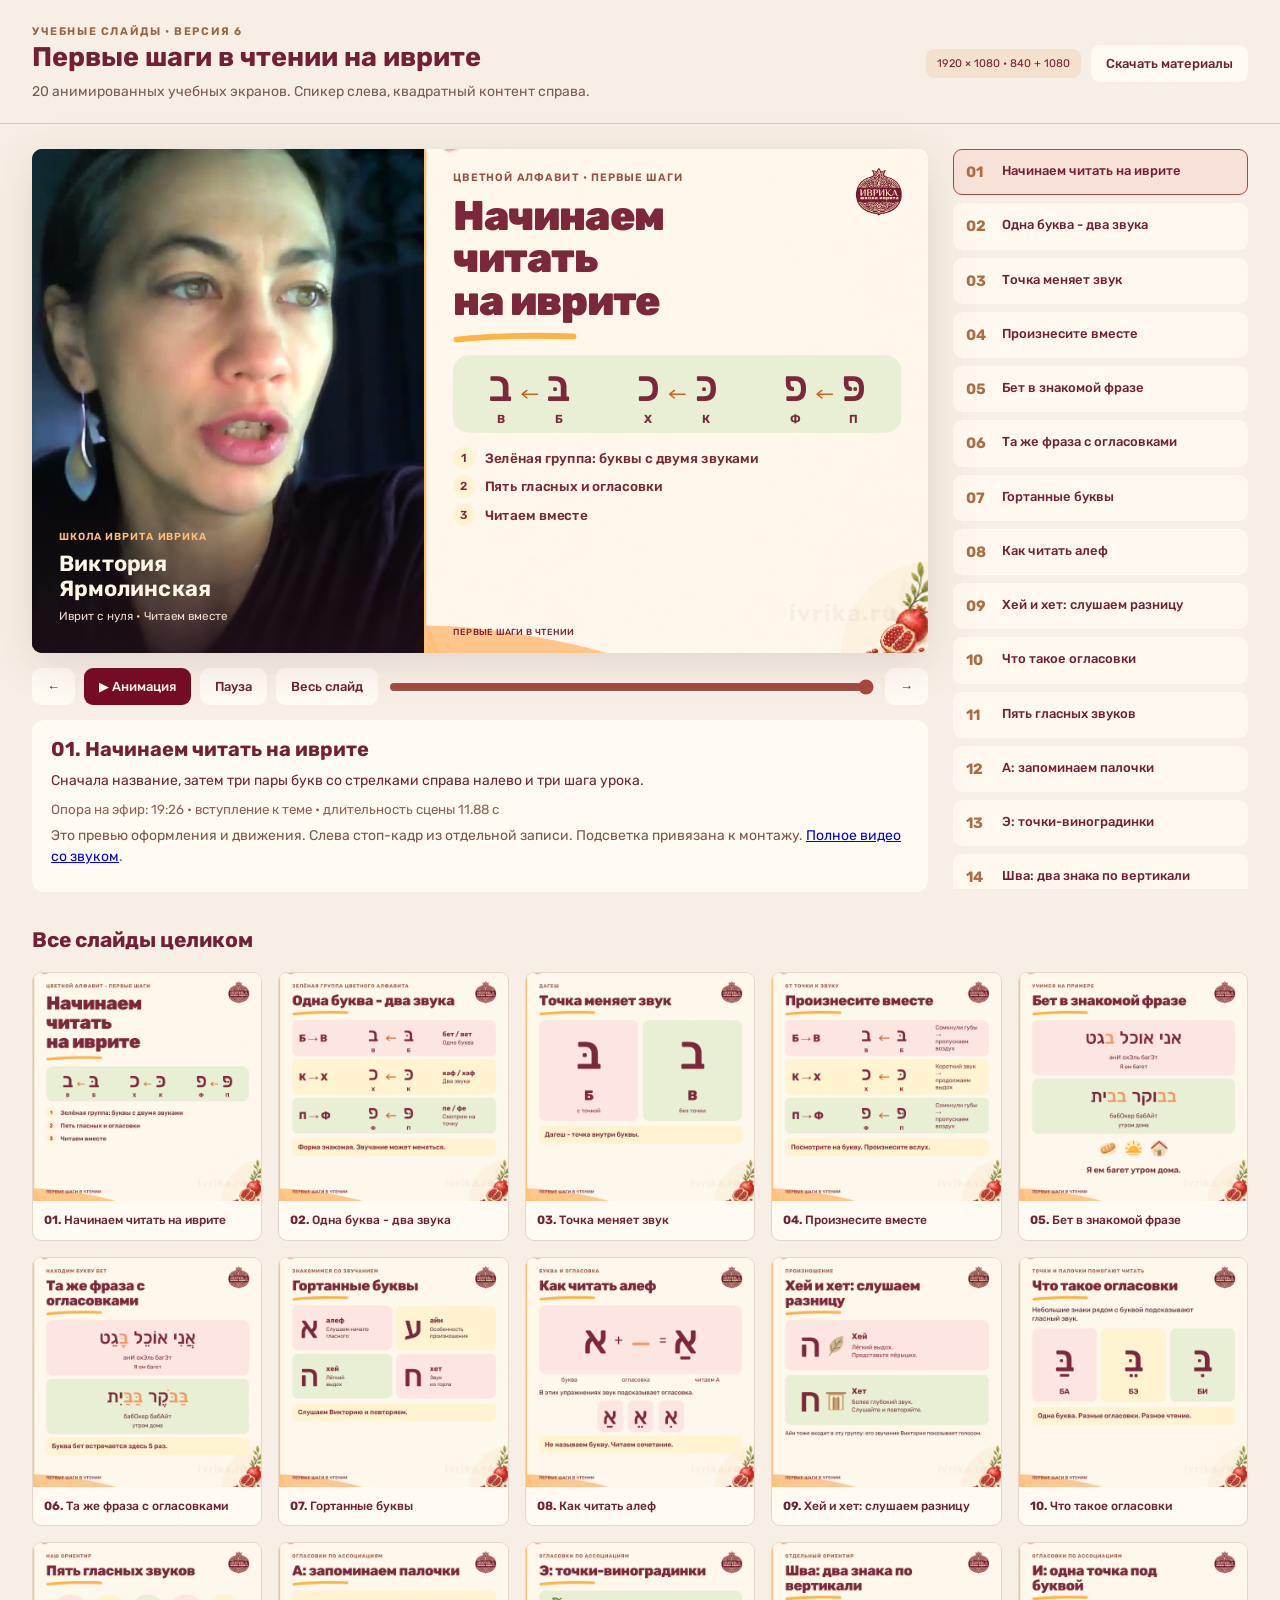
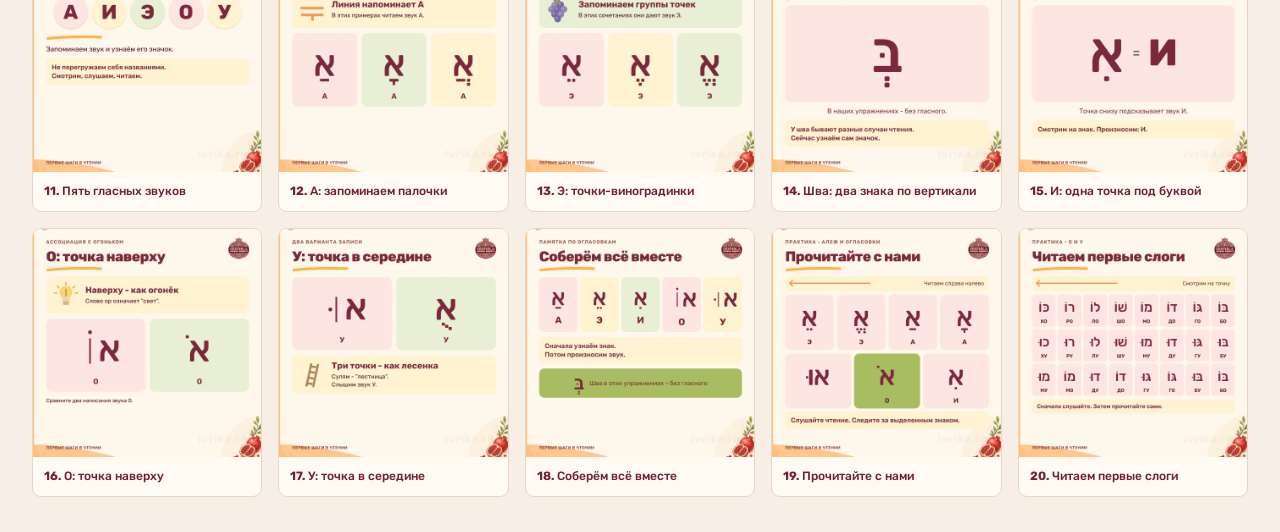
<file: index.html>
<!doctype html><html lang="ru"><head><meta charset="utf-8"><meta name="viewport" content="width=device-width,initial-scale=1"><title>ИВРИКА • Учебные слайды • версия 5</title><style>
@font-face{font-family:Rubik;src:url('assets/Rubik.ttf')}*{box-sizing:border-box}body{margin:0;font-family:Rubik,sans-serif;background:#f7efe5;color:#722036}header{padding:25px 32px 21px;border-bottom:1px solid #d9c5bb;display:flex;align-items:center;justify-content:space-between;gap:22px}h1{margin:3px 0 8px;font-size:27px;font-weight:700}header p{margin:0;font-size:14px;line-height:1.5;color:#785955}.status{font-size:11px;letter-spacing:1.6px;font-weight:650;color:#946844}main{display:grid;grid-template-columns:1fr 295px;gap:25px;padding:25px 32px}.player{min-width:0}.screen{aspect-ratio:16/9;position:relative;background:#fffaf2;overflow:hidden;box-shadow:0 10px 45px #4b1e3020;border-radius:10px}.screen iframe{position:absolute;left:0;top:0;width:1920px;height:1080px;border:0;transform-origin:0 0}.controls{display:flex;align-items:center;gap:9px;padding:15px 0}button,.download{cursor:pointer;border:0;border-radius:9px;padding:11px 15px;font:500 13px Rubik,sans-serif;background:#fffaf2;color:#722036;text-decoration:none}button.primary{background:#760d25;color:#fff9ef}button:focus-visible,a:focus-visible{outline:3px solid #f99431;outline-offset:3px}input{accent-color:#a84940;flex:1;min-width:50px}.detail{padding:17px 19px;background:#fffaf2;border-radius:12px}.detail h2{font-size:20px;margin:0 0 9px}.detail p{font-size:14px;line-height:1.55;margin:7px 0}.detail small{color:#8b6356}.side{max-height:calc(100vh - 160px);overflow:auto;display:flex;flex-direction:column;gap:8px}.slide-btn{display:flex;text-align:left;gap:11px;line-height:1.35;border:1px solid transparent;background:#fff8ef;padding:12px}.slide-btn.active{border-color:#a84940;background:#f8e1d8}.slide-btn b{font-size:15px;color:#ac6d45;min-width:25px}.slide-btn span{font-size:13px}.below{padding:0 32px 35px}.gallery{display:grid;grid-template-columns:repeat(5,1fr);gap:16px;margin-top:20px}.thumb{padding:0;overflow:hidden;text-align:left;background:#fffaf2;border:1px solid #e6d5ca}.thumb img{display:block;width:100%;aspect-ratio:1;object-fit:contain}.thumb span{display:block;padding:11px;font-size:12px;line-height:1.4}.mode{font-size:11px;background:#f3e0cd;padding:8px 11px;border-radius:8px;white-space:nowrap}.approval{font-size:14px;line-height:1.5;margin-top:10px;color:#79584c}.pack{display:flex;gap:10px;align-items:center}.gallery-heading{font-size:21px;margin:10px 0 0} @media(max-width:1050px){main{grid-template-columns:1fr;padding:16px}.side{max-height:240px;display:grid;grid-template-columns:repeat(2,1fr)}header{padding:20px}.gallery{grid-template-columns:repeat(3,1fr)}.below{padding:0 16px 25px}.pack{display:none}}@media(max-width:650px){h1{font-size:21px}.gallery{grid-template-columns:repeat(2,1fr)}header p{font-size:12px}.mode{display:none}.controls{flex-wrap:wrap}}
</style></head><body><header><div><div class="status">УЧЕБНЫЕ СЛАЙДЫ • ВЕРСИЯ 6</div><h1>Первые шаги в чтении на иврите</h1><p>20 анимированных учебных экранов. Спикер слева, квадратный контент справа.</p></div><div class="pack"><span class="mode">1920 × 1080 • 840 + 1080</span><a class="download" href="materials.zip">Скачать материалы</a></div></header><main><section class="player"><div class="screen"><iframe title="Анимированное превью учебного кадра" src="frame.html?slide=1&timed=1&still=1" id="frame"></iframe></div><div class="controls"><button id="prev" title="Предыдущий слайд">←</button><button id="replay" class="primary">▶ Анимация</button><button id="pause">Пауза</button><button id="still">Весь слайд</button><input id="scrub" type="range" min="0" max="12" step=".01" value="12" aria-label="Позиция анимации"><button id="next" title="Следующий слайд">→</button></div><div class="detail"><h2 id="title"></h2><p id="motion"></p><small id="source"></small><p class="approval">Это превью оформления и движения. Слева стоп-кадр из отдельной записи. Подсветка привязана к монтажу. <a href="watch.html">Полное видео со звуком</a>.</p></div></section><nav class="side" aria-label="Все слайды" id="list"></nav></main><section class="below"><h2 class="gallery-heading">Все слайды целиком</h2><div class="gallery" id="gallery"></div></section><script src="slides.js"></script><script src="sync-data.js"></script><script>
let current=0;const f=document.querySelector('#frame');const screen=document.querySelector('.screen');const scrub=document.querySelector('#scrub');let timer;
function scale(){f.style.transform=`scale(${screen.clientWidth/1920})`}new ResizeObserver(scale).observe(screen);scale();
const send=(type,extra={})=>f.contentWindow.postMessage({type,...extra},location.protocol==='file:'?'*':location.origin);
function choose(n,play=false){current=(n+SLIDES.length)%SLIDES.length;const s=SLIDES[current];f.src=`frame.html?slide=${current+1}&timed=1${play?'&play=1':'&still=1'}`;document.querySelector('#title').textContent=`${s.id}. ${s.title}`;document.querySelector('#motion').textContent=s.motion;document.querySelector('#source').textContent=`Опора на эфир: ${s.range} • длительность сцены ${SCENE_DATA[current].duration.toFixed(2)} с`;document.querySelectorAll('.slide-btn').forEach((el,i)=>el.classList.toggle('active',i===current));scrub.max=SCENE_DATA[current].duration;scrub.value=play?0:scrub.max;clearInterval(timer);}
document.querySelector('#list').innerHTML=SLIDES.map((s,i)=>`<button class="slide-btn" data-i="${i}"><b>${s.id}</b><span>${s.title}</span></button>`).join('');document.querySelector('#gallery').innerHTML=SLIDES.map((s,i)=>`<button class="thumb" data-i="${i}"><img src="slides/${s.id}.png" alt="${s.title}" loading="lazy"><span><b>${s.id}.</b> ${s.title}</span></button>`).join('');
document.querySelectorAll('[data-i]').forEach(el=>el.onclick=()=>{choose(Number(el.dataset.i));document.querySelector('.screen').scrollIntoView({behavior:'smooth',block:'start'})});
document.querySelector('#prev').onclick=()=>choose(current-1);document.querySelector('#next').onclick=()=>choose(current+1);
document.querySelector('#replay').onclick=()=>{send('play');scrub.value=0;clearInterval(timer);timer=setInterval(()=>{try{scrub.value=f.contentWindow.__timelines['reading-review'].time()}catch{}},80)};
document.querySelector('#pause').onclick=()=>{send('pause');clearInterval(timer)};document.querySelector('#still').onclick=()=>{send('seek',{time:Number(scrub.max)-.05});scrub.value=scrub.max;clearInterval(timer)};scrub.oninput=()=>{send('seek',{time:Number(scrub.value)});clearInterval(timer)};
addEventListener('keydown',e=>{if(e.target.tagName==='INPUT')return;if(e.key==='ArrowRight')choose(current+1);if(e.key==='ArrowLeft')choose(current-1)});choose(0);
</script></body></html>
</file>
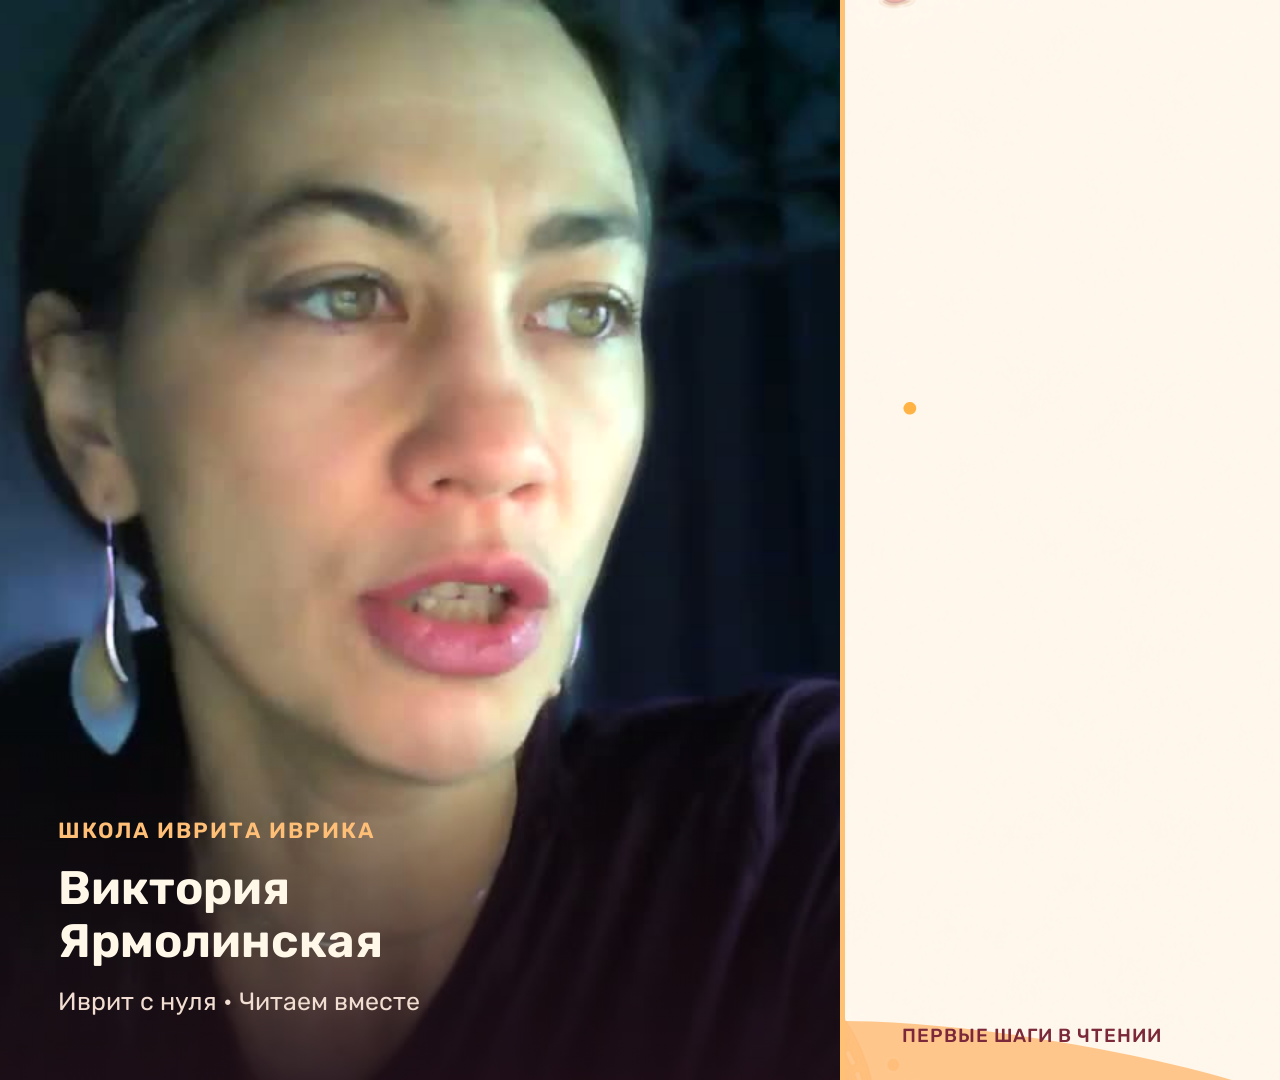
<file: frame.html>
<!doctype html>
<html lang="ru"><head><meta charset="utf-8"><meta name="viewport" content="width=1920,height=1080"><title>ИВРИКА • Учебный кадр</title><link rel="stylesheet" href="style.css"><link rel="stylesheet" href="polish.css"><script src="assets/gsap.min.js"></script></head>
<body class="frame-body"><main id="root" data-composition-id="reading-review" data-start="0" data-duration="12" data-width="1920" data-height="1080"><div class="speaker-zone"><img class="speaker-still" src="assets/speaker.jpg" alt="Виктория Ярмолинская"><div class="speaker-shade"></div><div class="speaker-caption"><span class="speaker-kicker">ШКОЛА ИВРИТА ИВРИКА</span><strong>Виктория<br>Ярмолинская</strong><span>Иврит с нуля • Читаем вместе</span></div></div><section class="learning-zone clip" data-start="0" data-duration="12" data-track-index="1"><div class="paper"></div><div class="corner-art"></div><div class="corner-warm"></div><div class="brand"><img src="assets/logo.png" alt="ИВРИКА, школа иврита"></div><div class="watermark">ivrika.ru</div><div id="slide"></div><div class="slide-footer"><span>ПЕРВЫЕ ШАГИ В ЧТЕНИИ</span><span id="page-number"></span></div></section></main><script src="slides.js"></script><script src="sync-data.js"></script><script src="frame.js"></script></body></html>
</file>
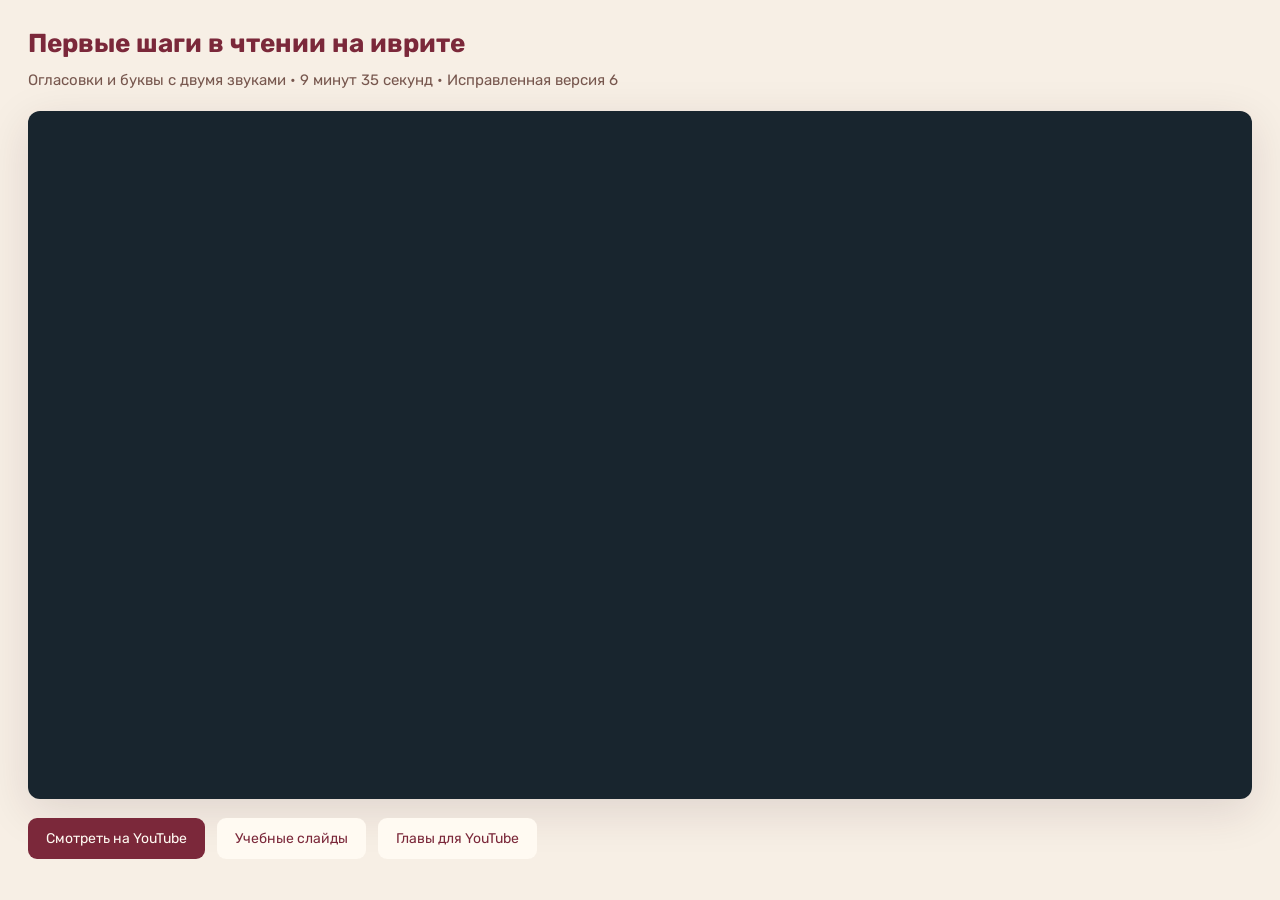
<file: watch.html>
<!doctype html><html lang="ru"><head><meta charset="utf-8"><meta name="viewport" content="width=device-width,initial-scale=1"><title>ИВРИКА • Готовое видео</title><style>@font-face{font-family:Rubik;src:url('assets/Rubik.ttf')}*{box-sizing:border-box}body{margin:0;background:#f7efe5;color:#7b283a;font-family:Rubik,sans-serif}main{max-width:1500px;padding:28px;margin:auto}h1{font-size:26px;line-height:1.25;margin:0 0 10px}p{font-size:15px;color:#77574e;margin:0 0 22px}video,iframe{width:100%;display:block;aspect-ratio:16/9;background:#18252e;border:0;border-radius:12px;box-shadow:0 12px 45px #38142520}.links{display:flex;gap:12px;margin-top:19px;flex-wrap:wrap}a{color:#7b283a;text-decoration:none;background:#fffaf2;padding:12px 18px;border-radius:9px;font-size:14px}a.primary{background:#7b283a;color:#fffaf2}</style></head><body><main><h1>Первые шаги в чтении на иврите</h1><p>Огласовки и буквы с двумя звуками • 9 минут 35 секунд • Исправленная версия 6</p><div id="video-container"><img src="cover.jpg" alt="Обложка видео" style="width:100%;display:block;border-radius:12px"><p style="margin-top:14px">Видео ещё не добавлено на эту страницу.</p></div><div class="links"><a class="primary" id="video-link" hidden>Смотреть на YouTube</a><a href="index.html">Учебные слайды</a><a href="render-v6/chapters.txt">Главы для YouTube</a></div></main><script src="video-config.js"></script><script>
const url=window.REVIEW_VIDEO_URL;
if(url){const u=new URL(url);let id=u.hostname==='youtu.be'?u.pathname.slice(1):u.searchParams.get('v');if(!id){const m=u.pathname.match(/\/(?:embed|shorts|live)\/([\w-]+)/);id=m?.[1]}if(id&&/^[\w-]{11}$/.test(id)){const f=document.createElement('iframe');f.src='https://www.youtube-nocookie.com/embed/'+id;f.title='Первые шаги в чтении на иврите';f.allow='accelerometer; autoplay; clipboard-write; encrypted-media; gyroscope; picture-in-picture; web-share';f.allowFullscreen=true;document.querySelector('#video-container').replaceChildren(f);const a=document.querySelector('#video-link');a.href=url;a.hidden=false;a.target='_blank';a.rel='noopener';}}
</script></body></html>
</file>
<file: style.css>
@font-face{font-family:Rubik;src:url('assets/Rubik.ttf')}
:root{--paper:#fffaf2;--ink:#7b283a;--orange:#f19961;--rose:#fde6e1;--yellow:#fff3d1;--sage:#e8efd4;--body:#5f2730}
*{box-sizing:border-box}html,body{margin:0}body{font-family:Rubik,sans-serif;color:var(--ink)}.frame-body{width:1920px;height:1080px;overflow:hidden;background:var(--paper)}#root{position:relative;width:100%;height:100%;overflow:hidden}.speaker-zone{position:absolute;inset:0 auto 0 0;width:840px;background:#172b35;overflow:hidden}.speaker-still{width:100%;height:100%;object-fit:cover;object-position:47% 50%;display:block}.speaker-shade{position:absolute;inset:0;background:linear-gradient(0deg,rgba(31,14,23,.85),transparent 34%)}.speaker-caption{position:absolute;left:58px;bottom:64px;color:#fff8e9}.speaker-kicker{display:block;font-size:22px;font-weight:600;letter-spacing:2px;margin-bottom:18px;color:#ffbf76}.speaker-caption strong{display:block;font-size:47px;line-height:1.14;font-weight:650;margin-bottom:18px}.speaker-caption>span:last-child{font-size:25px;color:#f1ddd1}.learning-zone{position:absolute;left:840px;top:0;width:1080px;height:1080px;background:var(--paper);border-left:5px solid #ffc274;overflow:hidden}.paper{position:absolute;inset:0;background-image:url('assets/brand-paper.png');background-size:1080px 1920px;background-position:center center;opacity:.32}.corner-art{position:absolute;right:-7px;bottom:-12px;width:194px;height:208px;background-image:url('assets/brand-paper.png');background-size:500px 888px;background-position:right bottom;border-radius:100% 0 0 0;opacity:.85;pointer-events:none}.corner-warm{position:absolute;bottom:-47px;left:-90px;width:570px;height:88px;background:#ffb363;border-radius:54% 70% 0 0;transform:rotate(8deg);opacity:.7}.brand{position:absolute;right:40px;top:31px;width:126px;height:144px;overflow:hidden;z-index:3}.brand img{position:absolute;max-width:none;width:540px;height:auto;left:-222px;top:-1px}.watermark{position:absolute;font-size:50px;font-weight:700;letter-spacing:3px;right:63px;bottom:55px;opacity:.045}.slide-footer{position:absolute;bottom:33px;left:57px;right:57px;display:flex;justify-content:space-between;align-items:center;font-size:19px;font-weight:500;letter-spacing:1px;z-index:4}.slide-footer span:last-child{font-size:24px;letter-spacing:0}#slide{position:relative;z-index:2;padding:47px 57px 98px;height:100%;width:100%}.eyebrow{font-size:23px;letter-spacing:2.3px;font-weight:600;text-transform:uppercase;margin:0 165px 21px 0;color:#985241}.heading{font-size:67px;font-weight:800;line-height:1.04;letter-spacing:-1.8px;margin:0 145px 25px 0;max-width:810px}.heading.compact{font-size:62px}.subheading{font-size:32px;line-height:1.3;margin:0 0 24px;font-weight:450;color:var(--body);max-width:850px}.content{position:relative}.he{font-family:Rubik,sans-serif;direction:rtl;unicode-bidi:isolate;font-weight:650;line-height:1.38}.he.inline{display:inline-block}.note{font-size:29px;line-height:1.36;font-weight:450;margin:0;color:var(--body)}.note.small{font-size:25px}.callout{background:var(--yellow);border-radius:23px;padding:21px 27px;font-size:31px;line-height:1.32;font-weight:550}.rose{background:var(--rose)}.yellow{background:var(--yellow)}.sage{background:var(--sage)}.ink{color:var(--ink)}.orange{color:#d87519}.swash{display:block;width:270px;height:27px;margin:-15px 0 21px;overflow:visible}.swash path{fill:none;stroke:#ffb344;stroke-width:13;stroke-linecap:round}.rows{display:flex;flex-direction:column;gap:15px}.pair-row{border-radius:26px;min-height:155px;display:grid;grid-template-columns:210px 1fr 220px;align-items:center;padding:5px 32px;gap:18px}.pair-row .sound{font-size:48px;font-weight:750;white-space:nowrap}.pair-row .he{font-size:116px;text-align:center;line-height:1.12;letter-spacing:4px}.pair-row .label{font-size:27px;line-height:1.22}.pair-row .label strong{font-size:31px;display:block;margin-bottom:4px}.arrow{color:#d17a30;font-size:45px;font-weight:400}.two{display:grid;grid-template-columns:1fr 1fr;gap:22px}.letter-tile{border-radius:30px;text-align:center;padding:27px 20px 30px;position:relative}.letter-tile .he{font-size:240px;line-height:1.13;display:block;min-height:286px}.letter-tile .sound-big{font-size:65px;font-weight:800;margin:4px 0 17px;display:block}.tile-label{font-size:27px;line-height:1.3}.dash-focus{position:absolute;left:calc(50% - 44px);top:122px;width:88px;height:88px;border:9px solid var(--orange);border-radius:50%;transform:rotate(-9deg)}.compare-note{margin-top:24px}.breathe{display:flex;justify-content:center;gap:22px;align-items:center;margin-top:24px;font-size:31px}.breathe span{height:68px;min-width:100px;display:flex;align-items:center;justify-content:center;border-radius:50%;background:#ffe2b5;font-weight:750}.phrase-card{padding:22px 20px 24px;border-radius:29px;text-align:center;margin-bottom:16px}.phrase-he{font-size:96px;line-height:1.6;font-weight:650;white-space:nowrap;display:flex;flex-direction:row-reverse;justify-content:center;gap:16px;direction:ltr}.phrase-he .word{direction:rtl;unicode-bidi:isolate;display:inline-block;position:relative;border-radius:12px;padding:0 4px}.phrase-he .word.on,.read-cell.on{background:#ffcc78}.phrase-trans{font-size:31px;line-height:1.4;margin:8px 0}.phrase-ru{font-size:27px;line-height:1.35;color:var(--body);margin:5px 0}.phrase-icons{display:flex;gap:26px;justify-content:center;align-items:center;padding:7px 0 14px}.phrase-icons svg{width:95px;height:95px}.focus-letter{color:#8e202d;position:relative}.focus-letter:after{content:'';position:absolute;inset:auto -4px 4px;height:11px;border-radius:8px;background:#ffad47;opacity:.75}.four{display:grid;grid-template-columns:1fr 1fr;gap:18px}.guttural{border-radius:27px;display:flex;align-items:center;gap:21px;padding:15px 23px;min-height:210px}.guttural .he{font-size:143px;line-height:1.1;min-width:116px;text-align:center}.guttural strong{font-size:33px;display:block;margin-bottom:7px}.guttural p{font-size:25px;line-height:1.25;margin:0;color:var(--body)}.guttural-note{margin-top:24px}.alef-line{border-radius:32px;padding:28px 18px;display:flex;align-items:center;justify-content:center;gap:30px}.alef-line .he{font-size:190px;line-height:1.4}.alef-line .math{font-size:67px;font-weight:400}.alef-caption{display:flex;justify-content:space-around;margin:12px 0 25px;font-size:27px}.mini-examples{display:flex;justify-content:center;gap:25px;margin:18px 0}.mini-examples .he{font-size:108px;min-width:120px;text-align:center;border-radius:24px;background:var(--rose)}.air-card{display:grid;grid-template-columns:145px 115px 1fr;align-items:center;padding:24px;border-radius:28px;gap:15px;margin-bottom:22px;min-height:236px}.air-card .he{font-size:160px;line-height:1.1}.air-card svg{width:112px;height:140px}.air-card h3{font-size:38px;margin:0 0 11px}.air-card p{font-size:28px;line-height:1.3;margin:0}.five-vowels{display:flex;gap:16px;justify-content:center;margin:40px 0 38px}.vowel-orb{width:166px;height:166px;border-radius:50%;display:flex;align-items:center;justify-content:center;font-size:95px;font-weight:750;box-shadow:inset 0 -8px 0 #e4ad7020}.vowel-examples{display:flex;justify-content:center;gap:20px;margin:25px 0}.vowel-example{flex:1;border-radius:29px;padding:10px 15px 28px;text-align:center;position:relative}.vowel-example .he{font-size:172px;line-height:1.55;display:block}.vowel-example .ru{font-size:35px;font-weight:650}.nikud-ring{position:absolute;left:calc(50% - 49px);top:187px;width:98px;height:64px;border:7px solid #f19961;border-radius:50%;transform:rotate(-6deg)}.nikud-ring.above{top:42px;left:calc(50% - 22px);width:74px;height:64px}.mnemonic{display:flex;align-items:center;gap:26px;border-radius:28px;padding:24px 28px;margin:22px 0}.mnemonic svg{height:127px;width:132px;flex-shrink:0}.mnemonic strong{font-size:41px;display:block;margin-bottom:9px}.mnemonic .note{font-size:28px}.giant-vowel{display:flex;justify-content:center;align-items:center;gap:38px;padding:20px 20px 32px;border-radius:32px;margin:22px 0}.giant-vowel .he{font-size:270px;line-height:1.5;position:relative}.giant-vowel .equals{font-size:65px}.giant-vowel .russian{font-size:175px;font-weight:800}.giant-vowel .nikud-ring{top:285px;left:calc(50% - 55px);width:110px;height:88px}.giant-vowel .nikud-ring.above{top:77px;left:calc(50% - 26px);width:92px;height:75px}.mark-caption{font-size:31px;line-height:1.3;text-align:center;margin-top:5px}.summary-grid{display:grid;grid-template-columns:repeat(5,1fr);gap:13px;margin:25px 0}.summary-unit{border-radius:24px;text-align:center;padding:15px 5px 22px}.summary-unit .he{display:block;font-size:114px;line-height:1.5}.summary-unit strong{font-size:44px}.summary-extra{display:flex;align-items:center;justify-content:center;gap:25px;margin-top:25px;padding:15px 20px;border-radius:25px}.summary-extra .he{font-size:95px;line-height:1.2}.summary-extra span:last-child{font-size:29px}.read-direction{display:flex;align-items:center;justify-content:space-between;font-size:26px;margin:18px 0 20px;padding:18px 23px;border-radius:21px;background:var(--yellow)}.read-direction .line{width:380px;display:block;border-bottom:6px solid var(--orange);position:relative}.read-direction .line:after{content:'';position:absolute;left:-1px;top:-9px;width:18px;height:18px;border-left:6px solid var(--orange);border-bottom:6px solid var(--orange);transform:rotate(45deg)}.read-grid{display:flex;flex-direction:column;gap:18px;margin:15px 0}.read-row{display:flex;flex-direction:row-reverse;gap:14px;justify-content:center}.read-cell{position:relative;border-radius:24px;min-width:145px;background:var(--rose);padding:8px 7px 16px;text-align:center;flex:1}.read-cell .he{font-size:122px;line-height:1.55;display:block}.read-cell .answer{font-size:31px;font-weight:650;color:var(--body);display:block;min-height:40px}.read-grid.syllables .read-cell .he{font-size:101px}.read-grid.syllables .read-cell{min-width:0}.read-grid.syllables .read-cell .answer{font-size:26px}.cover-title{font-size:89px;line-height:1.02;font-weight:850;margin:23px 130px 35px 0;letter-spacing:-2.5px}.cover-pairs{display:flex;gap:15px;justify-content:center;padding:22px 12px;border-radius:34px;margin:25px 0}.cover-pairs .he{font-size:126px;line-height:1.4;padding:0 25px;position:relative}.cover-pairs .he+.he{border-left:2px solid #bd869044}.cover-topics{display:flex;flex-direction:column;gap:13px;margin:30px 0}.cover-topic{display:flex;align-items:center;gap:20px;font-size:32px;font-weight:550}.cover-topic i{display:flex;align-items:center;justify-content:center;background:var(--yellow);border-radius:50%;width:48px;height:48px;font-size:25px;font-style:normal}.simple-read{font-size:180px;line-height:1.5;text-align:center;border-radius:30px;padding:5px 20px 20px;position:relative}.practice-steps{display:flex;gap:16px;margin:28px 0}.practice-step{flex:1;background:var(--sage);border-radius:22px;padding:22px 13px;font-size:25px;text-align:center;font-weight:600}.practice-step b{display:block;font-size:39px;margin-bottom:10px}
</file>
<file: polish.css>
.paper{background-position:center 65%}
.slide-footer span{background:none;padding:0;position:static}
#page-number{display:none}
.phrase-he{font-size:90px;line-height:1.43}
.phrase-card{padding:17px 20px 19px}
.phrase-trans{font-size:29px;margin:6px 0}
.phrase-ru{font-size:26px;margin:4px 0}
.focus-letter{background:none;border-radius:0;color:var(--ink)}
.focus-letter:after{display:none}
.nikud-ring.above{top:53px;left:calc(50% - 86px)}
.nikud-ring.shuruk{top:115px;left:calc(50% - 95px);width:82px;height:65px}
.single-nikud{display:block;width:110px;height:110px}
.giant-vowel .equals:empty,.giant-vowel .russian:empty{display:none}
.phrase-translation{font-size:39px;font-weight:600;text-align:center;line-height:1.25;margin:16px 0 0;color:var(--ink)}
.he-pair{display:inline-flex;flex-direction:row;direction:rtl;align-items:center;justify-content:center;gap:13px;unicode-bidi:isolate}
.pair-glyph{display:flex;flex-direction:column;align-items:center;min-width:83px}
.pair-row .pair-glyph .he{font-size:94px;letter-spacing:0;line-height:1.12}
.pair-glyph small{font-family:Rubik,sans-serif;font-size:25px;font-weight:650;line-height:1.1;margin-top:3px}
.pair-arrow{width:58px;height:35px;color:#ca6524;flex-shrink:0;direction:ltr}
.pair-row{padding-block:12px;grid-template-columns:190px 1fr 220px}
.cover-pairs{gap:8px;padding:15px 10px}
.cover-pairs .he-pair{flex:1;gap:8px}
.cover-pairs .pair-glyph{min-width:65px}
.cover-pairs .he{font-size:93px;line-height:1.13;padding:0;border:none!important}
.cover-pairs .pair-arrow{width:43px}
.vowel-diagram{height:266px;display:flex;direction:rtl;justify-content:center;align-items:center;gap:0;color:var(--ink)}
.vowel-diagram .diagram-alef{font-size:172px;line-height:1.55;min-width:0}
.vowel-stick{display:block;width:130px;height:250px;overflow:visible;flex-shrink:0}
.diagram-ring{transform-box:fill-box;transform-origin:center}
.summary-unit .vowel-diagram{height:171px}
.summary-unit .vowel-diagram .diagram-alef{font-size:114px}
.summary-unit .vowel-stick{width:74px;height:155px}
.summary-unit .diagram-ring{display:none}
.speaker-caption,.speaker-shade{display:none}
.has-speaker-title .speaker-caption,.has-speaker-title .speaker-shade{display:block}

/* Version 3: project colors and Hebrew without serifs. */
:root{--ink:#7b283a;--orange:#f19961;--active:#a8bd61;--accent-yellow:#fad177}
.he,.word,[lang="he"]{font-family:Rubik,sans-serif!important;font-weight:500}
.focus-letter{color:var(--orange)}.focus-kaf{color:inherit}
.phrase-he{font-size:83px;line-height:1.6}
.pair-row .pair-glyph .he{font-size:88px;line-height:1.3}
.letter-tile .he{font-size:224px}
.cover-topic{font-size:29px}
.cover-pairs{background:#e8efd4}
.vowels-seven .read-cell .he{font-size:127px}
.full-practice{gap:12px}
.full-practice .read-row{gap:9px}
.read-grid.full-practice .read-cell{padding:8px 3px 10px;border-radius:17px}
.read-grid.full-practice .read-cell .he{font-size:63px;line-height:1.65;white-space:nowrap}
.read-grid.full-practice .read-cell .answer{font-size:23px;min-height:30px}
.practice-caption{font-size:27px;padding:15px 23px;margin-top:18px}
.summary-unit .he{font-size:108px}
.summary-extra .he{font-size:90px}
.nikud-ring,.dash-focus{border-color:#f19961}
.timed .mark{opacity:0}
.delay-answers .answer{opacity:0}

/* Full pomegranate from the original brand sheet, including clear space. */
.brand{height:120px}.brand img{width:446.666667px;left:-166.666667px;top:5px;height:auto}
</file>
